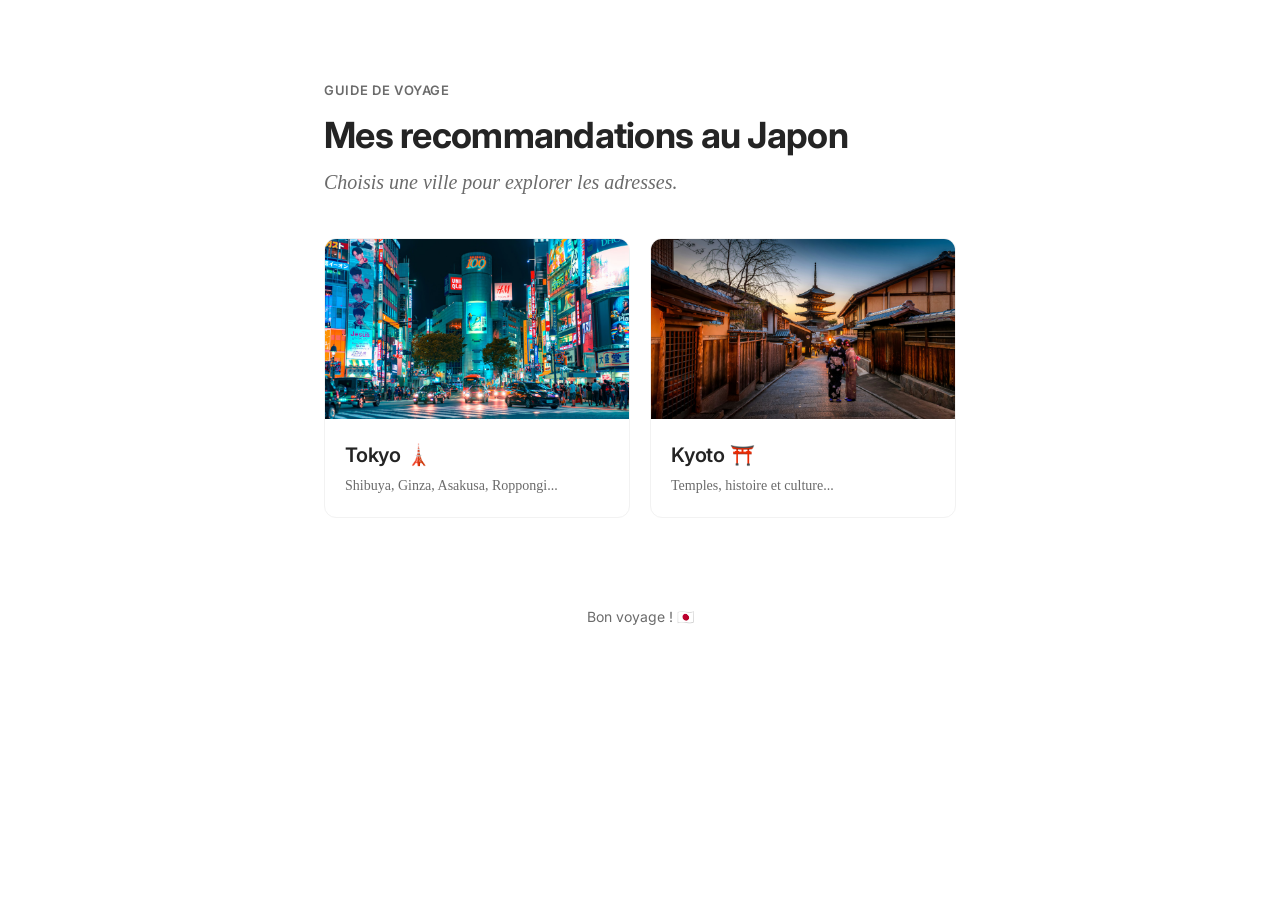
<file: index.html>
<!DOCTYPE html>
<html lang="fr">
<head>
  <meta charset="UTF-8" />
  <meta name="viewport" content="width=device-width, initial-scale=1.0" />
  <title>Recommandations — Japon 🇯🇵</title>
  <link rel="icon" href="data:image/svg+xml,<svg xmlns=%22http://www.w3.org/2000/svg%22 viewBox=%220 0 100 100%22><text y=%22.9em%22 font-size=%2290%22>🇯🇵</text></svg>">
  <link rel="stylesheet" href="style.css" />
  <link rel="preconnect" href="https://fonts.googleapis.com">
  <link rel="preconnect" href="https://fonts.gstatic.com" crossorigin>
  <link href="https://fonts.googleapis.com/css2?family=Charter:ital,wght@0,400;0,700;1,400&family=Inter:wght@400;500;600&display=swap" rel="stylesheet">
</head>
<body class="landing-body">

  <main class="landing-container">
    <header class="landing-header">
      <span class="site-meta">Guide de voyage</span>
      <h1>Mes recommandations au Japon</h1>
      <p class="subtitle">Choisis une ville pour explorer les adresses.</p>
    </header>

    <div class="city-selector">
      <a href="tokyo.html" class="city-card">
        <div class="city-image-wrapper">
          <img src="tokyo-hero.jpg" alt="Tokyo" class="city-image" />
        </div>
        <div class="city-info">
          <h2>Tokyo 🗼</h2>
          <p>Shibuya, Ginza, Asakusa, Roppongi...</p>
        </div>
      </a>

      <a href="kyoto.html" class="city-card">
        <div class="city-image-wrapper">
          <img src="kyoto-hero.jpg" alt="Kyoto" class="city-image" />
        </div>
        <div class="city-info">
          <h2>Kyoto ⛩️</h2>
          <p>Temples, histoire et culture...</p>
        </div>
      </a>
    </div>
  </main>

  <footer class="site-footer">
    <div class="container">
      <p>Bon voyage ! 🇯🇵</p>
    </div>
  </footer>

</body>
</html>
</file>
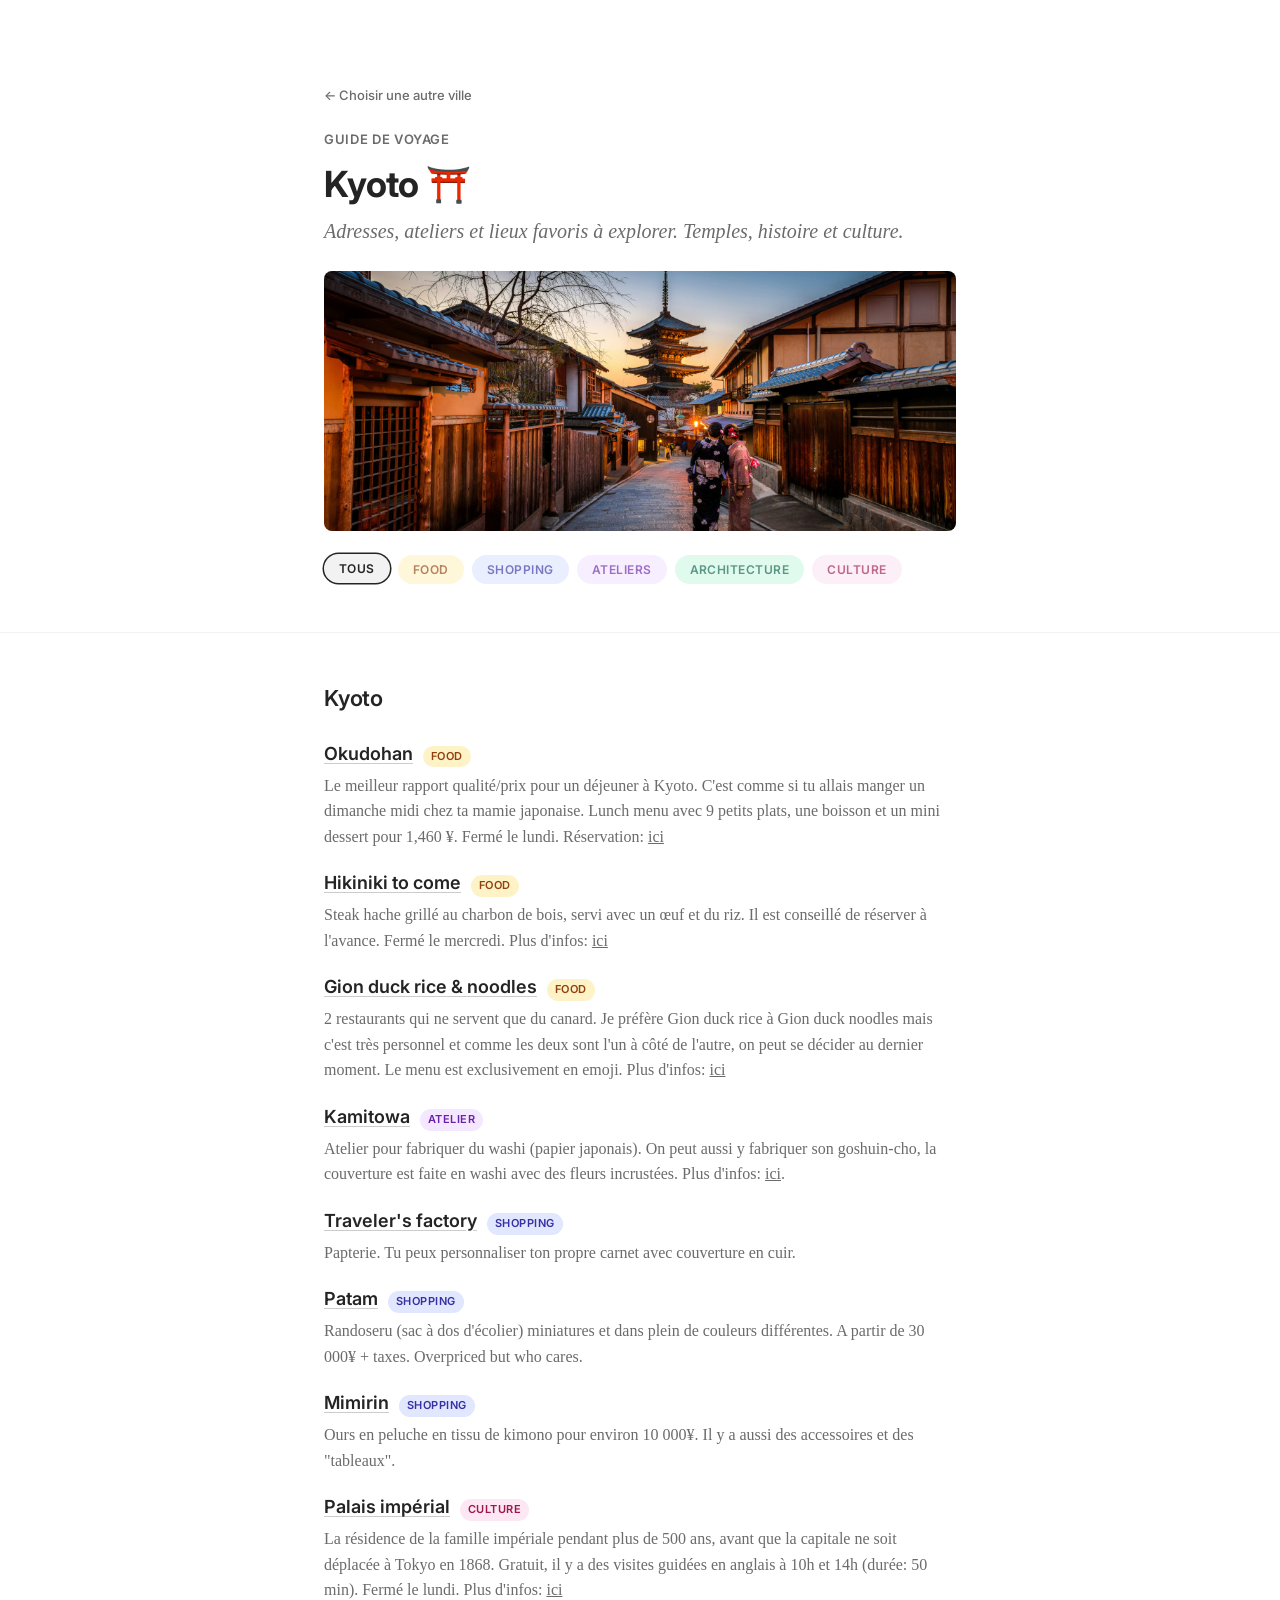
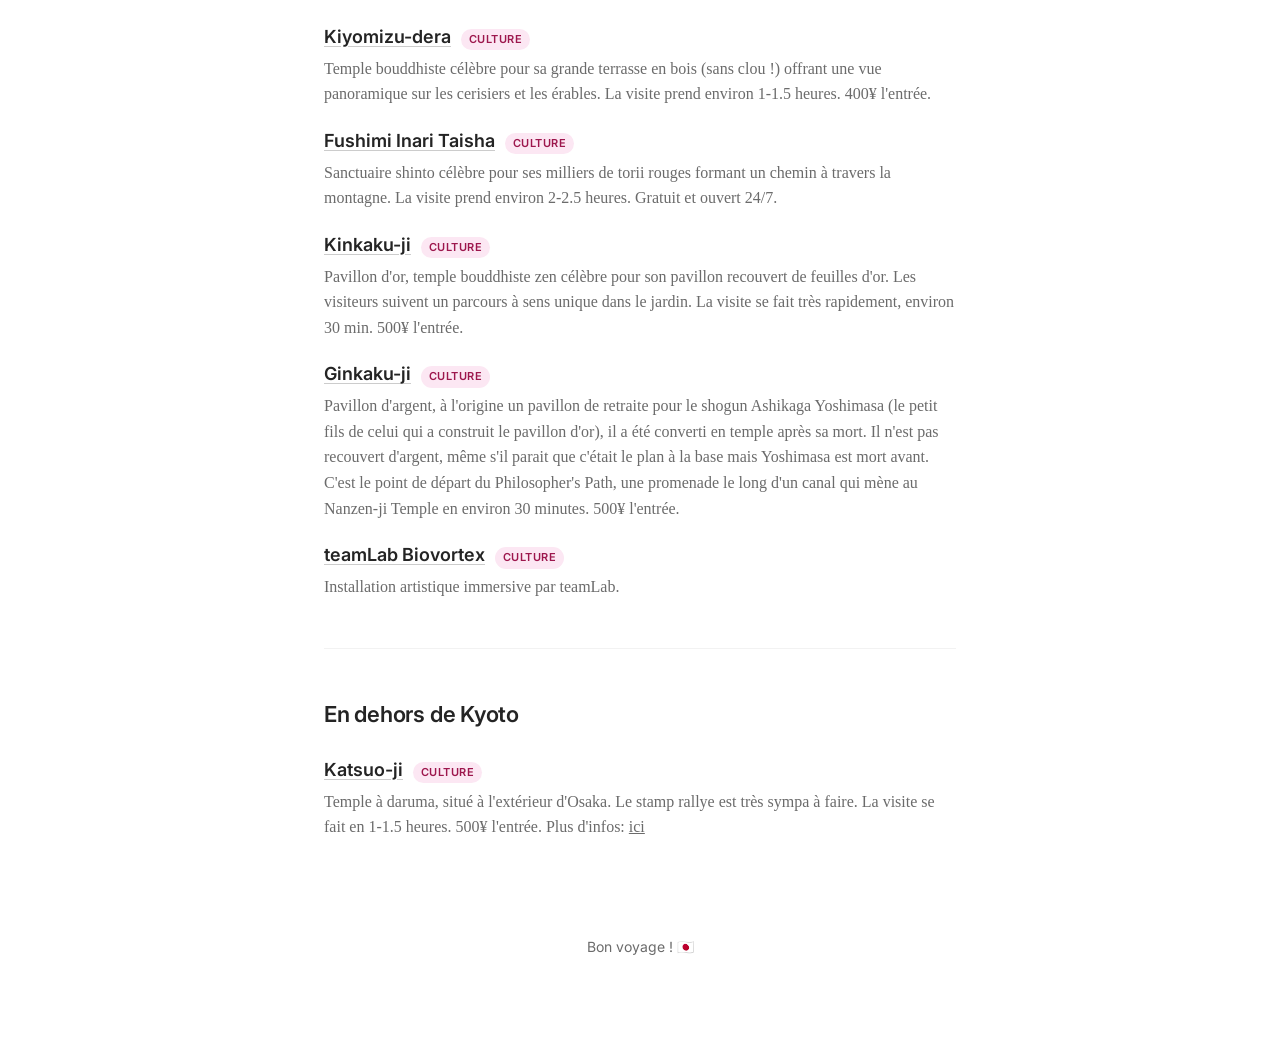
<file: kyoto.html>
<!doctype html>
<html lang="fr">
  <head>
    <meta charset="UTF-8" />
    <meta name="viewport" content="width=device-width, initial-scale=1.0" />
    <title>Kyoto — Recommandations</title>
    <link rel="stylesheet" href="style.css" />
    <link rel="preconnect" href="https://fonts.googleapis.com" />
    <link rel="preconnect" href="https://fonts.gstatic.com" crossorigin />
    <link
      href="https://fonts.googleapis.com/css2?family=Charter:ital,wght@0,400;0,700;1,400&family=Inter:wght@400;500;600&display=swap"
      rel="stylesheet"
    />
    <link
      rel="icon"
      href="data:image/svg+xml,<svg xmlns=%22http://www.w3.org/2000/svg%22 viewBox=%220 0 100 100%22><text y=%22.9em%22 font-size=%2290%22>🇯🇵</text></svg>"
    />
    <meta property="og:type" content="website" />
    <meta property="og:title" content="Recommandations à Kyoto 🇯🇵" />
    <meta
      property="og:description"
      content="Une liste d'adresses, d'ateliers et de lieux favoris à explorer."
    />
    <meta
      property="og:image"
      content="https://kimanhou.github.io/japan-reco/kyoto.jpg"
    />
    <meta
      property="og:url"
      content="https://kimanhou.github.io/japan-reco/kyoto"
    />
  </head>
  <body>
    <header class="site-header">
      <div class="container">
        <nav class="back-nav">
          <a href="index.html" class="back-link">← Choisir une autre ville</a>
        </nav>
        <span class="site-meta">Guide de voyage</span>
        <h1>Kyoto ⛩️</h1>
        <p class="subtitle">
          Adresses, ateliers et lieux favoris à explorer. Temples, histoire et
          culture.
        </p>

        <div class="hero-image-wrapper">
          <img src="kyoto-hero.jpg" alt="Kyoto landscape" class="hero-image" />
        </div>

        <nav class="filter-bar">
          <button class="filter-btn active" data-filter="all">Tous</button>
          <button class="filter-btn" data-filter="restaurant">Food</button>
          <button class="filter-btn" data-filter="shopping">Shopping</button>
          <button class="filter-btn" data-filter="workshop">Ateliers</button>
          <button class="filter-btn" data-filter="architecture">
            Architecture
          </button>
          <button class="filter-btn" data-filter="culture">Culture</button>
        </nav>
      </div>
    </header>

    <main class="container">
      <section class="neighborhood">
        <h2>Kyoto</h2>
        <ul class="place-list">
          <li>
            <div class="place-header">
              <a
                target="_blank"
                rel="noopener"
                href="https://maps.app.goo.gl/GoSPPHQC6PTdZaJP7"
                class="place-name"
                >Okudohan</a
              >
              <span class="category-tag restaurant">Food</span>
            </div>
            <p class="description">
              Le meilleur rapport qualité/prix pour un déjeuner à Kyoto. C'est comme si tu allais manger un dimanche midi chez ta mamie japonaise. Lunch menu avec 9 petits plats, une boisson et un mini dessert pour 1,460 ¥.
              Fermé le lundi.
              Réservation:
              <a href="https://www.hotpepper.jp/strJ001143546/">ici</a>
            </p>
          </li>
          <li>
            <div class="place-header">
              <a
                target="_blank"
                rel="noopener"
                href="https://maps.app.goo.gl/PFcnmS5wHsKrFmGN7"
                class="place-name"
                >Hikiniki to come</a
              >
              <span class="category-tag restaurant">Food</span>
            </div>
            <p class="description">
              Steak hache grillé au charbon de bois, servi avec un œuf et du
              riz. Il est conseillé de réserver à l'avance. Fermé le mercredi.
              Plus d'infos:
              <a href="https://hikinikutocome.com/locations/kyoto">ici</a>
            </p>
          </li>
          <li>
            <div class="place-header">
              <a
                target="_blank"
                rel="noopener"
                href="https://maps.app.goo.gl/3bBsmmsy6SpEjgHC6"
                class="place-name"
                >Gion duck rice & noodles</a
              >
              <span class="category-tag restaurant">Food</span>
            </div>
            <p class="description">
              2 restaurants qui ne servent que du canard. Je préfère Gion duck
              rice à Gion duck noodles mais c'est très personnel et comme les
              deux sont l'un à côté de l'autre, on peut se décider au dernier
              moment. Le menu est exclusivement en emoji. Plus d'infos:
              <a href="https://www.menroku.com/gionduckrice/">ici</a>
            </p>
          </li>
          <li>
            <div class="place-header">
              <a
                href="https://maps.app.goo.gl/o6k5PeX1JNVQuFoW7"
                class="place-name"
                >Kamitowa</a
              >
              <span class="category-tag workshop">Atelier</span>
            </div>
            <p class="description">
              Atelier pour fabriquer du washi (papier japonais). On peut aussi
              y fabriquer son goshuin-cho, la couverture est faite en washi
              avec des fleurs incrustées. Plus d'infos:
              <a href="https://www.kurauchi.co.jp/kamitowa/english/" target="_blank" rel="noopener noreferrer">ici</a>.
            </p>
          </li>
          <li>
            <div class="place-header">
              <a
                href="https://maps.app.goo.gl/qUUZ9k9n6iVwttam6"
                class="place-name"
                >Traveler's factory</a
              >
              <span class="category-tag shopping">Shopping</span>
            </div>
            <p class="description">
              Papterie. Tu peux personnaliser ton propre carnet avec couverture
              en cuir.
            </p>
          </li>
          <li>
            <div class="place-header">
              <a
                href="https://maps.app.goo.gl/mqW4AuvKAHF7fTkW9"
                class="place-name"
                >Patam</a
              >
              <span class="category-tag shopping">Shopping</span>
            </div>
            <p class="description">
              Randoseru (sac à dos d'écolier) miniatures et dans plein de couleurs différentes. A partir de 30 000¥ + taxes. Overpriced but who cares.
            </p>
          </li>
          <li>
            <div class="place-header">
              <a
                href="https://maps.app.goo.gl/WrXWh7c2xTyVcAM9A"
                class="place-name"
                >Mimirin</a
              >
              <span class="category-tag shopping">Shopping</span>
            </div>
            <p class="description">Ours en peluche en tissu de kimono pour environ 10 000¥.
                Il y a aussi des accessoires et des "tableaux".</p>
          </li>
          <li>
            <div class="place-header">
              <a
                href="https://maps.app.goo.gl/GbRayEY1TSdhfeuKA"
                class="place-name"
                >Palais impérial</a
              >
              <span class="category-tag culture">Culture</span>
            </div>
            <p class="description">
              La résidence de la famille impériale pendant plus de 500 ans,
              avant que la capitale ne soit déplacée à Tokyo en 1868. Gratuit,
              il y a des visites guidées en anglais à 10h et 14h (durée: 50
              min). Fermé le lundi. Plus d'infos:
              <a href="https://kyoto-gosho.kunaicho.go.jp/en/visit">ici</a>
            </p>
          </li>
          <li>
            <div class="place-header">
              <a
                href="https://maps.app.goo.gl/van14ZDgeBHxUFZu9"
                class="place-name"
                >Kiyomizu-dera</a
              >
              <span class="category-tag culture">Culture</span>
            </div>
            <p class="description">
              Temple bouddhiste célèbre pour sa grande terrasse en bois (sans
              clou !) offrant une vue panoramique sur les cerisiers et les
              érables. La visite prend environ 1-1.5 heures. 400¥ l'entrée.
            </p>
          </li>
          <li>
            <div class="place-header">
              <a
                href="https://maps.app.goo.gl/9HiZYq8ZJpnWTgxTA"
                class="place-name"
                >Fushimi Inari Taisha</a
              >
              <span class="category-tag culture">Culture</span>
            </div>
            <p class="description">
              Sanctuaire shinto célèbre pour ses milliers de torii rouges
              formant un chemin à travers la montagne. La visite prend environ
              2-2.5 heures. Gratuit et ouvert 24/7.
            </p>
          </li>
          <li>
            <div class="place-header">
              <a
                href="https://maps.app.goo.gl/EMYP2nc31eYgJaK9A"
                class="place-name"
                >Kinkaku-ji</a
              >
              <span class="category-tag culture">Culture</span>
            </div>
            <p class="description">
              Pavillon d'or, temple bouddhiste zen célèbre pour son pavillon
              recouvert de feuilles d'or. Les visiteurs suivent un parcours à
              sens unique dans le jardin. La visite se fait très rapidement,
              environ 30 min. 500¥ l'entrée.
            </p>
          </li>
          <li>
            <div class="place-header">
              <a
                href="https://maps.app.goo.gl/7UadpmSnApcx37kZ7"
                class="place-name"
                >Ginkaku-ji</a
              >
              <span class="category-tag culture">Culture</span>
            </div>
            <p class="description">
              Pavillon d'argent, à l'origine un pavillon de retraite pour le
              shogun Ashikaga Yoshimasa (le petit fils de celui qui a construit
              le pavillon d'or), il a été converti en temple après sa mort. Il
              n'est pas recouvert d'argent, même s'il parait que c'était le plan
              à la base mais Yoshimasa est mort avant. C'est le point de départ
              du Philosopher's Path, une promenade le long d'un canal qui mène
              au Nanzen-ji Temple en environ 30 minutes. 500¥ l'entrée.
            </p>
          </li>
          <li>
            <div class="place-header">
              <a
                href="https://maps.app.goo.gl/GknqTZojEtrcng9q9"
                class="place-name"
                >teamLab Biovortex</a
              >
              <span class="category-tag culture">Culture</span>
            </div>
            <p class="description">
              Installation artistique immersive par teamLab.
            </p>
          </li>
        </ul>
      </section>

      <section class="neighborhood">
        <h2>En dehors de Kyoto</h2>
        <ul class="place-list">
          <li>
            <div class="place-header">
              <a
                target="_blank"
                rel="noopener"
                href="https://maps.app.goo.gl/UmAeWjuXj23bFvab67"
                class="place-name"
                >Katsuo-ji</a
              >
              <span class="category-tag culture">Culture</span>
            </div>
            <p class="description">
              Temple à daruma, situé à l'extérieur d'Osaka. Le stamp rallye est
              très sympa à faire. La visite se fait en 1-1.5 heures. 500¥
              l'entrée. Plus d'infos:
              <a href="https://katsuo-ji-temple.or.jp/audioguidance/index.php"
                >ici</a
              >
            </p>
          </li>
        </ul>
      </section>
    </main>

    <footer class="site-footer">
      <div class="container">
        <p>Bon voyage ! 🇯🇵</p>
      </div>
    </footer>

    <script>
      const buttons = document.querySelectorAll(".filter-btn");
      const items = document.querySelectorAll(".place-list li");

      buttons.forEach((button) => {
        button.addEventListener("click", () => {
          buttons.forEach((btn) => btn.classList.remove("active"));
          button.classList.add("active");
          const filter = button.getAttribute("data-filter");

          items.forEach((item) => {
            const tag = item.querySelector(".category-tag");
            if (filter === "all" || (tag && tag.classList.contains(filter))) {
              item.style.display = "block";
            } else {
              item.style.display = "none";
            }
          });
        });
      });
    </script>
  </body>
</html>
</file>
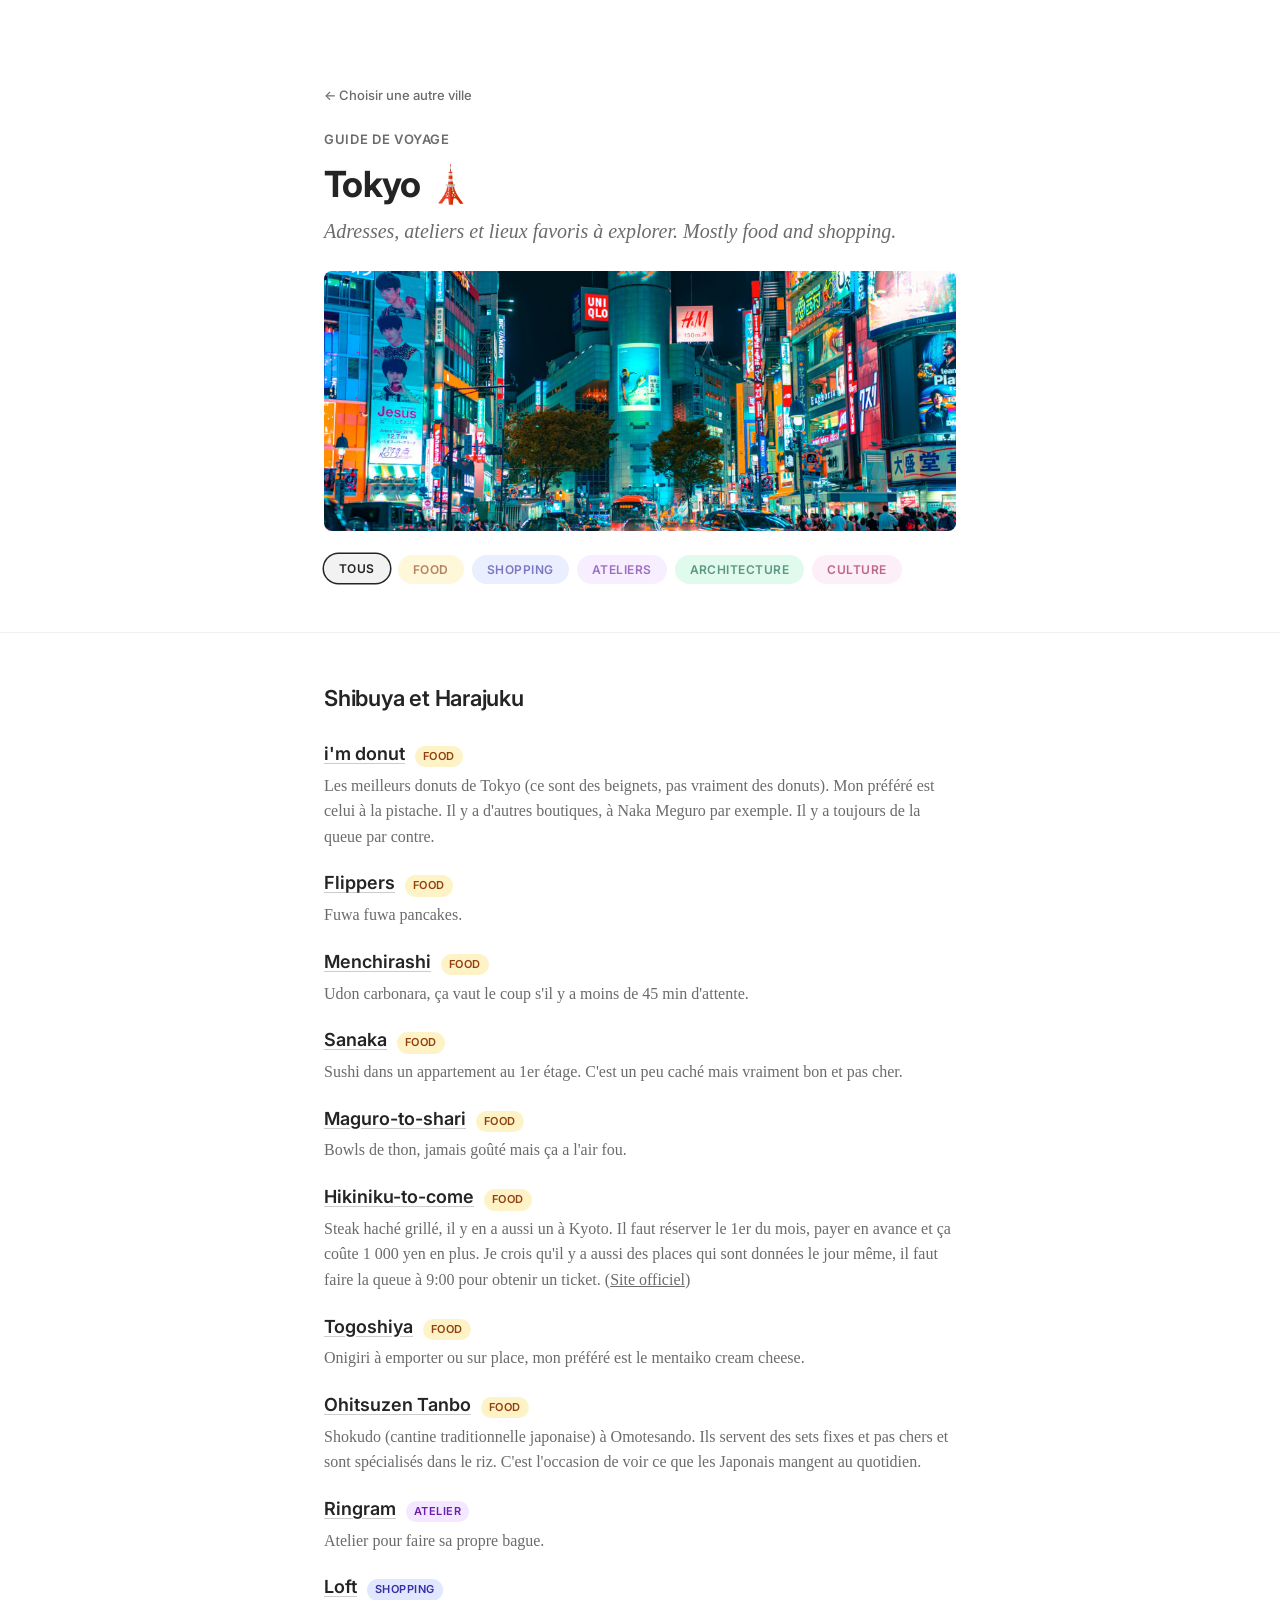
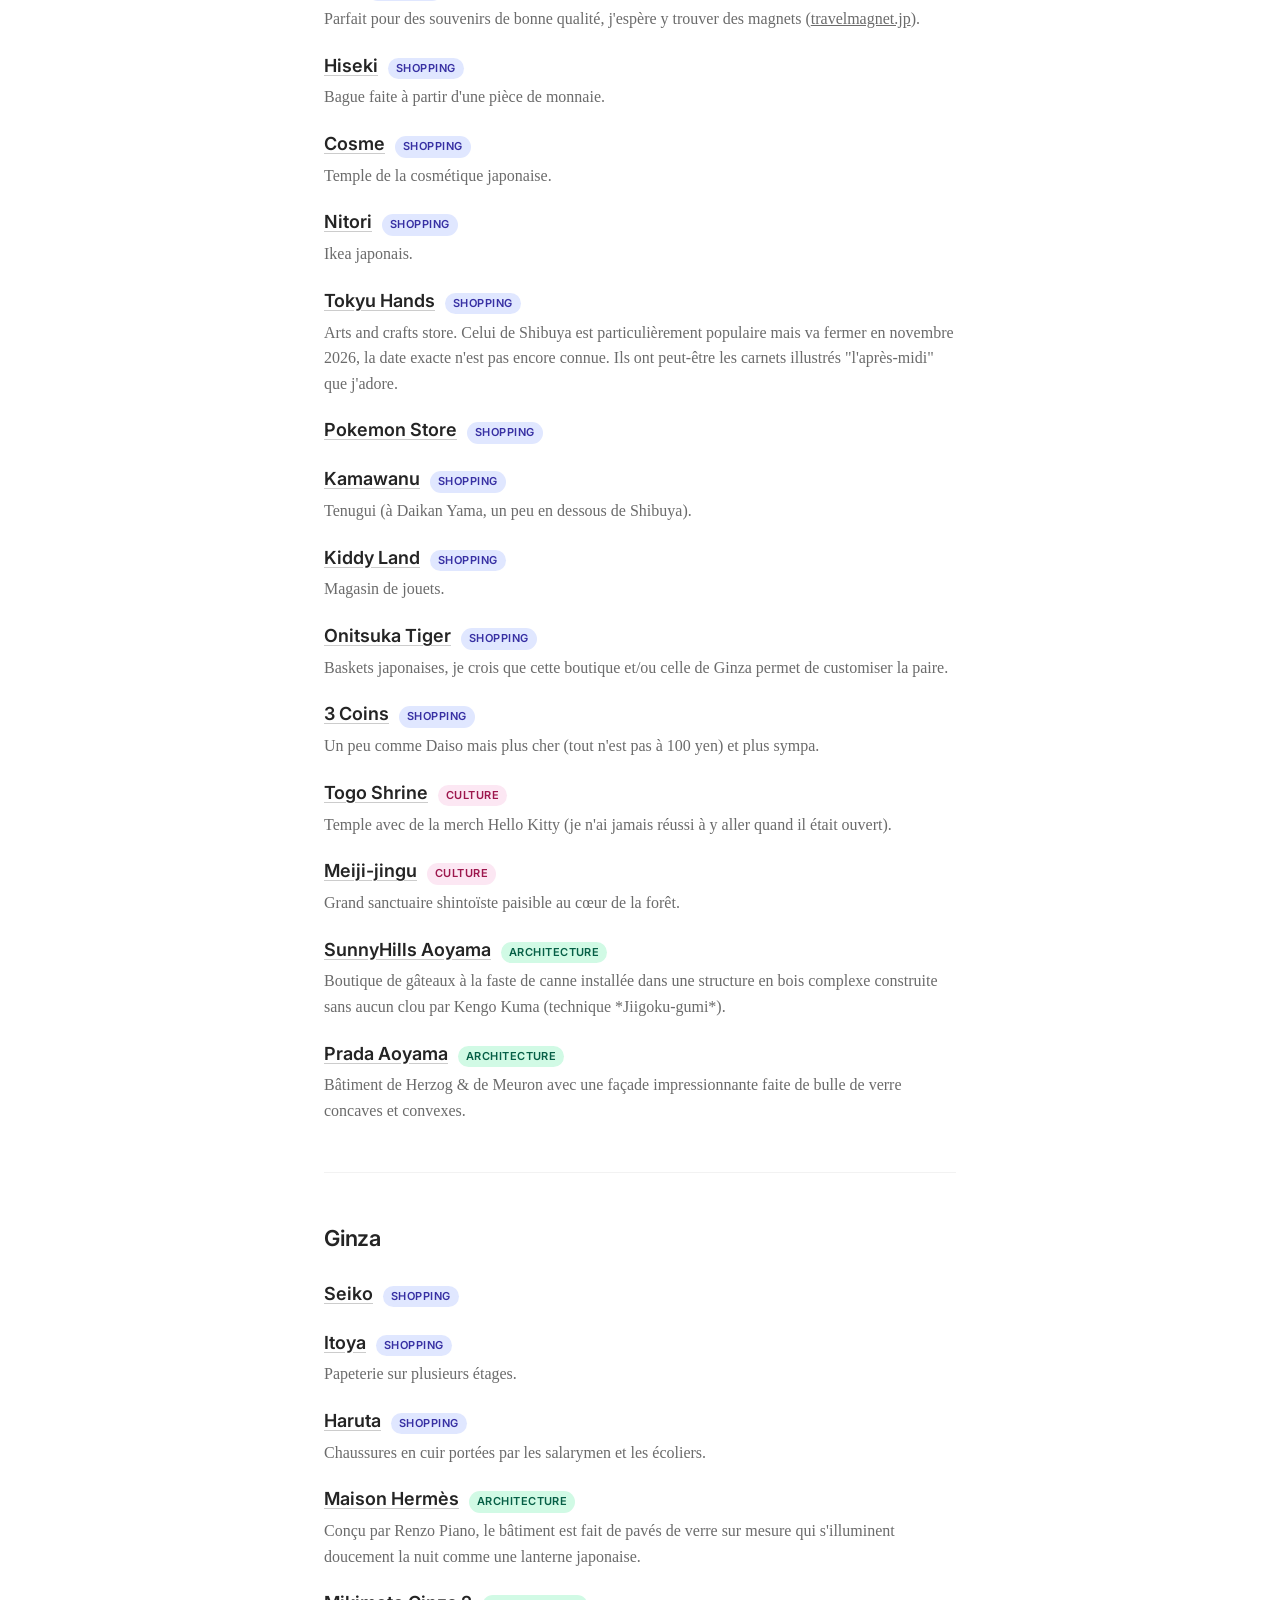
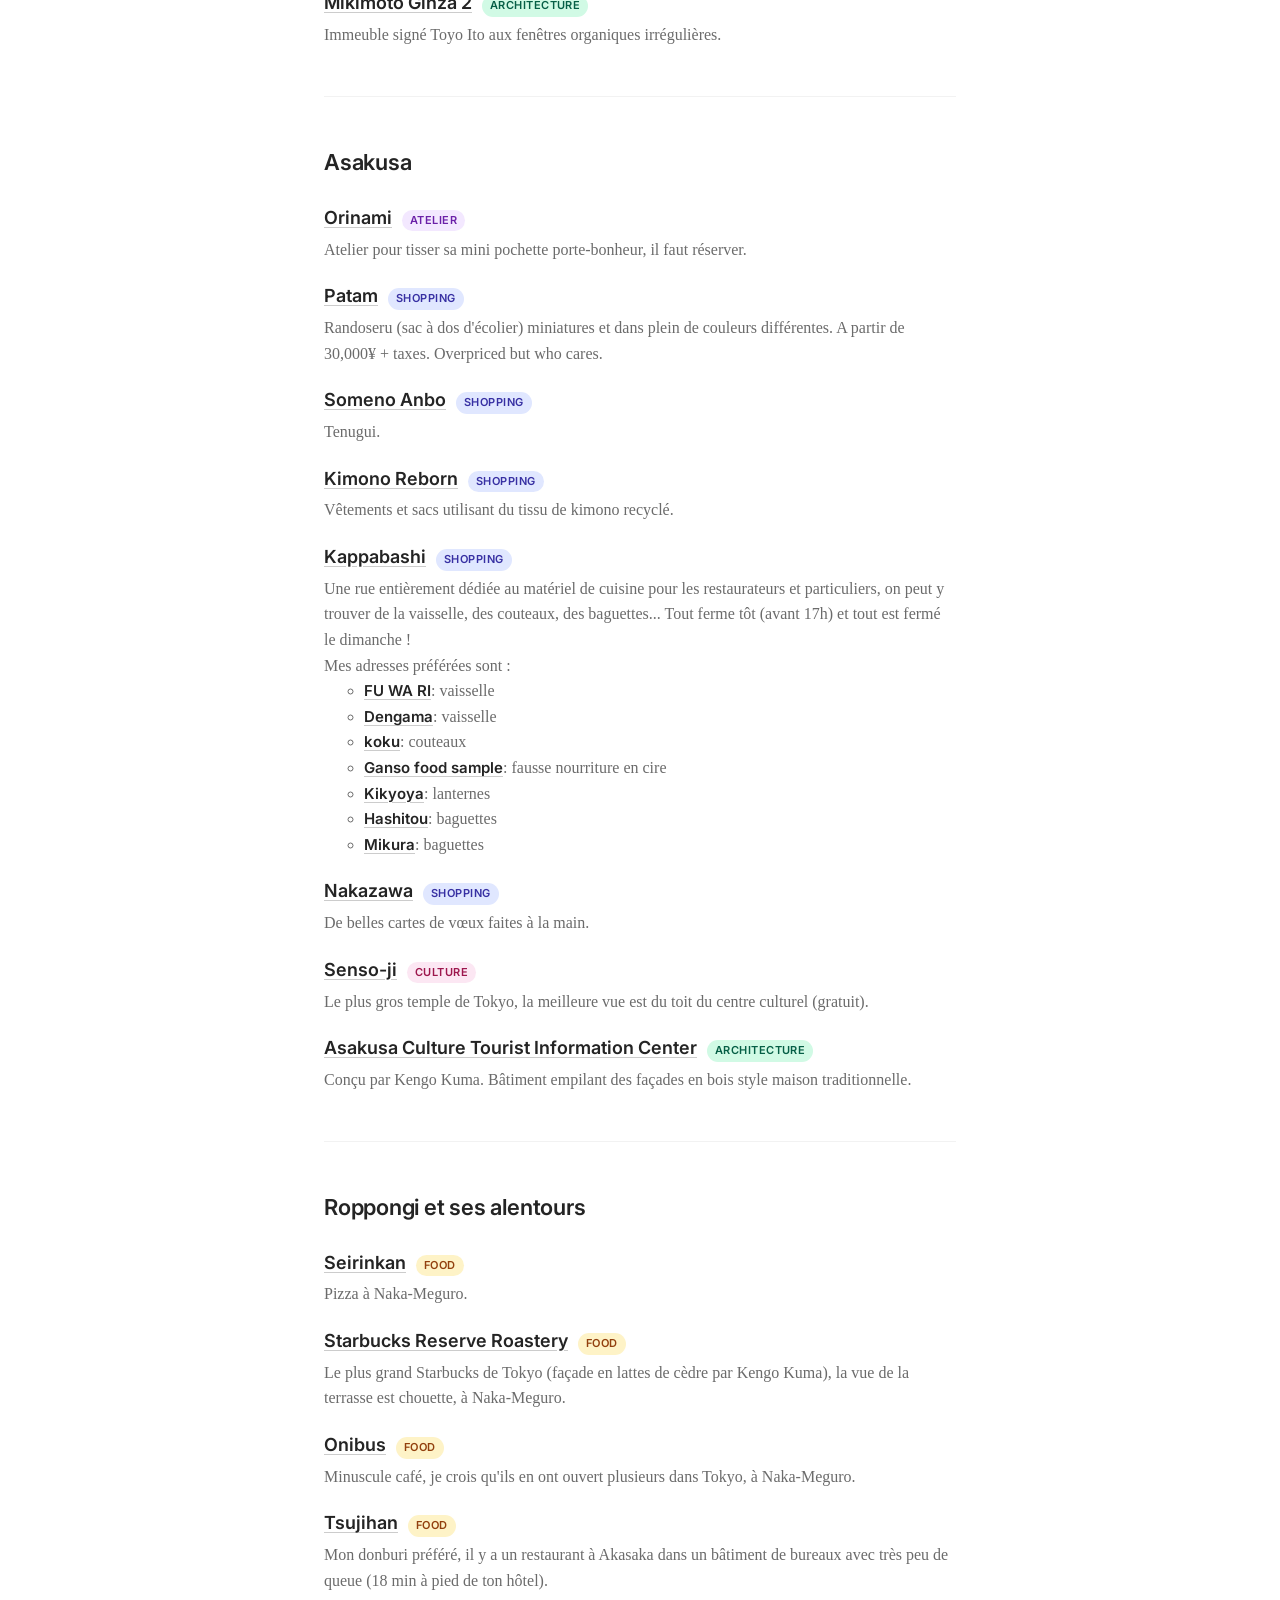
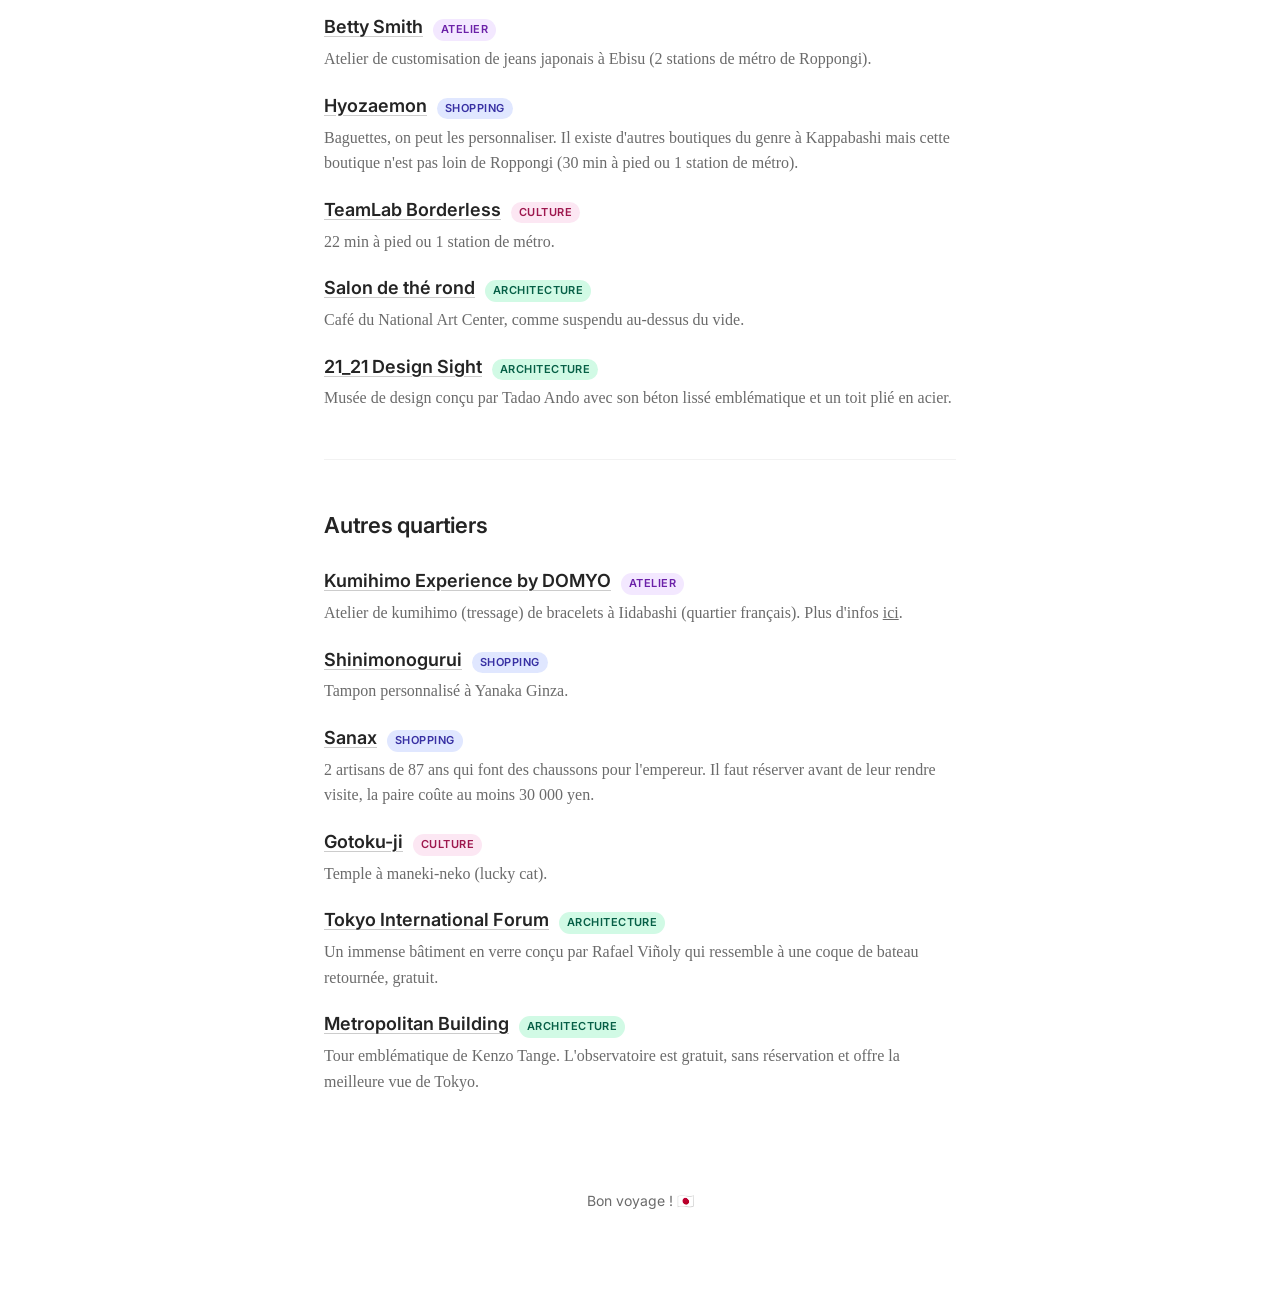
<file: tokyo.html>
<!doctype html>
<html lang="fr">
  <head>
    <meta charset="UTF-8" />
    <meta name="viewport" content="width=device-width, initial-scale=1.0" />
    <title>Tokyo — Recommandations</title>
    <link rel="stylesheet" href="style.css" />
    <link rel="preconnect" href="https://fonts.googleapis.com" />
    <link rel="preconnect" href="https://fonts.gstatic.com" crossorigin />
    <link
      href="https://fonts.googleapis.com/css2?family=Charter:ital,wght@0,400;0,700;1,400&family=Inter:wght@400;500;600&display=swap"
      rel="stylesheet"
    />
    <link
      rel="icon"
      href="data:image/svg+xml,<svg xmlns=%22http://www.w3.org/2000/svg%22 viewBox=%220 0 100 100%22><text y=%22.9em%22 font-size=%2290%22>🇯🇵</text></svg>"
    />
    <meta property="og:type" content="website" />
    <meta property="og:title" content="Recommandations à Tokyo 🇯🇵" />
    <meta
      property="og:description"
      content="Une liste d'adresses, d'ateliers et de lieux favoris à explorer."
    />
    <meta
      property="og:image"
      content="https://kimanhou.github.io/japan-reco/tokyo.jpg"
    />
    <meta
      property="og:url"
      content="https://kimanhou.github.io/japan-reco/tokyo"
    />
  </head>
  <body>
    <header class="site-header">
      <div class="container">
        <nav class="back-nav">
          <a href="index.html" class="back-link">← Choisir une autre ville</a>
        </nav>
        <span class="site-meta">Guide de voyage</span>
        <h1>Tokyo 🗼</h1>
        <p class="subtitle">
          Adresses, ateliers et lieux favoris à explorer. Mostly food and
          shopping.
        </p>

        <div class="hero-image-wrapper">
          <img src="tokyo-hero.jpg" alt="Tokyo landscape" class="hero-image" />
        </div>

        <nav class="filter-bar">
          <button class="filter-btn active" data-filter="all">Tous</button>
          <button class="filter-btn" data-filter="restaurant">Food</button>
          <button class="filter-btn" data-filter="shopping">Shopping</button>
          <button class="filter-btn" data-filter="workshop">Ateliers</button>
          <button class="filter-btn" data-filter="architecture">
            Architecture
          </button>
          <button class="filter-btn" data-filter="culture">Culture</button>
        </nav>
      </div>
    </header>

    <main class="container">
      <section class="neighborhood">
        <h2>Shibuya et Harajuku</h2>
        <ul class="place-list">
          <li>
            <div class="place-header">
              <a
                target="_blank"
                rel="noopener"
                href="https://maps.app.goo.gl/69eugBFJpJ4iYQVL8"
                class="place-name"
                >i'm donut</a
              >
              <span class="category-tag restaurant">Food</span>
            </div>
            <p class="description">
              Les meilleurs donuts de Tokyo (ce sont des beignets, pas vraiment
              des donuts). Mon préféré est celui à la pistache. Il y a d'autres
              boutiques, à Naka Meguro par exemple. Il y a toujours de la queue
              par contre.
            </p>
          </li>
          <li>
            <div class="place-header">
              <a
                target="_blank"
                rel="noopener"
                href="https://maps.app.goo.gl/Y36AKXkpxdyFDG7x8"
                class="place-name"
                >Flippers</a
              >
              <span class="category-tag restaurant">Food</span>
            </div>
            <p class="description">Fuwa fuwa pancakes.</p>
          </li>
          <li>
            <div class="place-header">
              <a
                target="_blank"
                rel="noopener"
                href="https://maps.app.goo.gl/wXSV9AtUKiCbXGeb9"
                class="place-name"
                >Menchirashi</a
              >
              <span class="category-tag restaurant">Food</span>
            </div>
            <p class="description">
              Udon carbonara, ça vaut le coup s'il y a moins de 45 min
              d'attente.
            </p>
          </li>
          <li>
            <div class="place-header">
              <a
                target="_blank"
                rel="noopener"
                href="https://maps.app.goo.gl/2EPcrAeb87QpRTbB6"
                class="place-name"
                >Sanaka</a
              >
              <span class="category-tag restaurant">Food</span>
            </div>
            <p class="description">
              Sushi dans un appartement au 1er étage. C'est un peu caché mais
              vraiment bon et pas cher.
            </p>
          </li>
          <li>
            <div class="place-header">
              <a
                target="_blank"
                rel="noopener"
                href="https://maps.app.goo.gl/TEaGHPFqutmSfDLi9"
                class="place-name"
                >Maguro-to-shari</a
              >
              <span class="category-tag restaurant">Food</span>
            </div>
            <p class="description">
              Bowls de thon, jamais goûté mais ça a l'air fou.
            </p>
          </li>
          <li>
            <div class="place-header">
              <a
                target="_blank"
                rel="noopener"
                href="https://maps.app.goo.gl/84WhmXNPppTcvtpY7"
                class="place-name"
                >Hikiniku-to-come</a
              >
              <span class="category-tag restaurant">Food</span>
            </div>
            <p class="description">
              Steak haché grillé, il y en a aussi un à Kyoto. Il faut réserver
              le 1er du mois, payer en avance et ça coûte 1 000 yen en plus. Je
              crois qu'il y a aussi des places qui sont données le jour même, il
              faut faire la queue à 9:00 pour obtenir un ticket. (<a
                href="https://hikinikutocome.com/en/visit/shibuya/"
                target="_blank"
                rel="noopener"
                >Site officiel</a
              >)
            </p>
          </li>
          <li>
            <div class="place-header">
              <a
                target="_blank"
                rel="noopener"
                href="https://maps.app.goo.gl/EtTSttYytnvK69js9"
                class="place-name"
                >Togoshiya</a
              >
              <span class="category-tag restaurant">Food</span>
            </div>
            <p class="description">
              Onigiri à emporter ou sur place, mon préféré est le mentaiko cream
              cheese.
            </p>
          </li>
          <li>
            <div class="place-header">
              <a
                target="_blank"
                rel="noopener"
                href="https://maps.app.goo.gl/vVWShx3ezxmRwHHEA"
                class="place-name"
                >Ohitsuzen Tanbo</a
              >
              <span class="category-tag restaurant">Food</span>
            </div>
            <p class="description">
              Shokudo (cantine traditionnelle japonaise) à Omotesando. Ils
              servent des sets fixes et pas chers et sont spécialisés dans le
              riz. C'est l'occasion de voir ce que les Japonais mangent au
              quotidien.
            </p>
          </li>
          <li>
            <div class="place-header">
              <a
                target="_blank"
                rel="noopener"
                href="https://maps.app.goo.gl/88TAubRv57etyfhp8"
                class="place-name"
                >Ringram</a
              >
              <span class="category-tag workshop">Atelier</span>
            </div>
            <p class="description">Atelier pour faire sa propre bague.</p>
          </li>
          <li>
            <div class="place-header">
              <a
                target="_blank"
                rel="noopener"
                href="https://maps.app.goo.gl/XtZ42i2TdmTqizMT9"
                class="place-name"
                >Loft</a
              >
              <span class="category-tag shopping">Shopping</span>
            </div>
            <p class="description">
              Parfait pour des souvenirs de bonne qualité, j'espère y trouver
              des magnets (<a
                href="https://travelmagnet.jp/"
                target="_blank"
                rel="noopener"
                >travelmagnet.jp</a
              >).
            </p>
          </li>
          <li>
            <div class="place-header">
              <a
                target="_blank"
                rel="noopener"
                href="https://maps.app.goo.gl/PVebgwg7qP5B2RHZ8"
                class="place-name"
                >Hiseki</a
              >
              <span class="category-tag shopping">Shopping</span>
            </div>
            <p class="description">
              Bague faite à partir d'une pièce de monnaie.
            </p>
          </li>
          <li>
            <div class="place-header">
              <a
                target="_blank"
                rel="noopener"
                href="https://maps.app.goo.gl/jhXsKMptxFb6pdmX9"
                class="place-name"
                >Cosme</a
              >
              <span class="category-tag shopping">Shopping</span>
            </div>
            <p class="description">Temple de la cosmétique japonaise.</p>
          </li>
          <li>
            <div class="place-header">
              <a
                target="_blank"
                rel="noopener"
                href="https://maps.app.goo.gl/yKVB1KBTTQUjTeqm6"
                class="place-name"
                >Nitori</a
              >
              <span class="category-tag shopping">Shopping</span>
            </div>
            <p class="description">Ikea japonais.</p>
          </li>
          <li>
            <div class="place-header">
              <a
                target="_blank"
                rel="noopener"
                href="https://maps.app.goo.gl/yb86sesp3DoLQZy38"
                class="place-name"
                >Tokyu Hands</a
              >
              <span class="category-tag shopping">Shopping</span>
            </div>
            <p class="description">
              Arts and crafts store. Celui de Shibuya est particulièrement
              populaire mais va fermer en novembre 2026, la date exacte n'est
              pas encore connue. Ils ont peut-être les carnets illustrés
              "l'après-midi" que j'adore.
            </p>
          </li>
          <li>
            <div class="place-header">
              <a
                target="_blank"
                rel="noopener"
                href="https://maps.app.goo.gl/g65WKWChwoZyTpcr5"
                class="place-name"
                >Pokemon Store</a
              >
              <span class="category-tag shopping">Shopping</span>
            </div>
          </li>
          <li>
            <div class="place-header">
              <a
                target="_blank"
                rel="noopener"
                href="https://maps.app.goo.gl/MUS4LeD5QeXX2UPx5"
                class="place-name"
                >Kamawanu</a
              >
              <span class="category-tag shopping">Shopping</span>
            </div>
            <p class="description">
              Tenugui (à Daikan Yama, un peu en dessous de Shibuya).
            </p>
          </li>
          <li>
            <div class="place-header">
              <a
                target="_blank"
                rel="noopener"
                href="https://maps.app.goo.gl/DbySYXR4UC8CWV2y9"
                class="place-name"
                >Kiddy Land</a
              >
              <span class="category-tag shopping">Shopping</span>
            </div>
            <p class="description">Magasin de jouets.</p>
          </li>
          <li>
            <div class="place-header">
              <a
                target="_blank"
                rel="noopener"
                href="https://maps.app.goo.gl/WznwZnv85uVz6AZdA"
                class="place-name"
                >Onitsuka Tiger</a
              >
              <span class="category-tag shopping">Shopping</span>
            </div>
            <p class="description">
              Baskets japonaises, je crois que cette boutique et/ou celle de
              Ginza permet de customiser la paire.
            </p>
          </li>
          <li>
            <div class="place-header">
              <a
                target="_blank"
                rel="noopener"
                href="https://maps.app.goo.gl/w2D88S9kUh9sbnCG9"
                class="place-name"
                >3 Coins</a
              >
              <span class="category-tag shopping">Shopping</span>
            </div>
            <p class="description">
              Un peu comme Daiso mais plus cher (tout n'est pas à 100 yen) et
              plus sympa.
            </p>
          </li>
          <li>
            <div class="place-header">
              <a
                href="https://maps.app.goo.gl/k6AT31raMLWwLtkN6"
                class="place-name"
                >Togo Shrine</a
              >
              <span class="category-tag culture">Culture</span>
            </div>
            <p class="description">
              Temple avec de la merch Hello Kitty (je n'ai jamais réussi à y
              aller quand il était ouvert).
            </p>
          </li>
          <li>
            <div class="place-header">
              <a
                href="https://maps.app.goo.gl/TMgbKcvD6bvRNuty8"
                class="place-name"
                >Meiji-jingu</a
              >
              <span class="category-tag culture">Culture</span>
            </div>
            <p class="description">
              Grand sanctuaire shintoïste paisible au cœur de la forêt.
            </p>
          </li>
          <li>
            <div class="place-header">
              <a
                href="https://maps.app.goo.gl/kpBoS8fHMuJu6D726"
                class="place-name"
                >SunnyHills Aoyama</a
              >
              <span class="category-tag architecture">Architecture</span>
            </div>
            <p class="description">
              Boutique de gâteaux à la faste de canne installée dans une
              structure en bois complexe construite sans aucun clou par Kengo
              Kuma (technique *Jiigoku-gumi*).
            </p>
          </li>
          <li>
            <div class="place-header">
              <a
                href="https://maps.app.goo.gl/U95UxCCkDKLDnsqH6"
                class="place-name"
                >Prada Aoyama</a
              >
              <span class="category-tag architecture">Architecture</span>
            </div>
            <p class="description">
              Bâtiment de Herzog & de Meuron avec une façade impressionnante
              faite de bulle de verre concaves et convexes.
            </p>
          </li>
        </ul>
      </section>

      <section class="neighborhood">
        <h2>Ginza</h2>
        <ul class="place-list">
          <li>
            <div class="place-header">
              <a
                href="https://maps.app.goo.gl/1uJHiFf1k2KAZZUHA"
                class="place-name"
                >Seiko</a
              >
              <span class="category-tag shopping">Shopping</span>
            </div>
          </li>
          <li>
            <div class="place-header">
              <a
                href="https://maps.app.goo.gl/fMWmKcZ8qZoQ6VqB7"
                class="place-name"
                >Itoya</a
              >
              <span class="category-tag shopping">Shopping</span>
            </div>
            <p class="description">Papeterie sur plusieurs étages.</p>
          </li>
          <li>
            <div class="place-header">
              <a
                href="https://maps.app.goo.gl/Jf5uXmK9wD9PN2Uk8"
                class="place-name"
                >Haruta</a
              >
              <span class="category-tag shopping">Shopping</span>
            </div>
            <p class="description">
              Chaussures en cuir portées par les salarymen et les écoliers.
            </p>
          </li>
          <li>
            <div class="place-header">
              <a
                href="https://maps.app.goo.gl/uWb4RfBk9SQpC39z5"
                class="place-name"
                >Maison Hermès</a
              >
              <span class="category-tag architecture">Architecture</span>
            </div>
            <p class="description">
              Conçu par Renzo Piano, le bâtiment est fait de pavés de verre sur
              mesure qui s'illuminent doucement la nuit comme une lanterne
              japonaise.
            </p>
          </li>
          <li>
            <div class="place-header">
              <a
                href="https://maps.app.goo.gl/kJxWGgCFBw41gdkp9"
                class="place-name"
                >Mikimoto Ginza 2</a
              >
              <span class="category-tag architecture">Architecture</span>
            </div>
            <p class="description">
              Immeuble signé Toyo Ito aux fenêtres organiques irrégulières.
            </p>
          </li>
        </ul>
      </section>

      <section class="neighborhood">
        <h2>Asakusa</h2>
        <ul class="place-list">
          <li>
            <div class="place-header">
              <a
                href="https://maps.app.goo.gl/c2mmQxCN7tzTbM5K9"
                class="place-name"
                >Orinami</a
              >
              <span class="category-tag workshop">Atelier</span>
            </div>
            <p class="description">
              Atelier pour tisser sa mini pochette porte-bonheur, il faut
              réserver.
            </p>
          </li>
          <li>
            <div class="place-header">
              <a
                href="https://maps.app.goo.gl/mSqs9adYhmTdcuxi9"
                class="place-name"
                >Patam</a
              >
              <span class="category-tag shopping">Shopping</span>
            </div>
            <p class="description">
              Randoseru (sac à dos d'écolier) miniatures et dans plein de couleurs différentes. A partir de 30,000¥ + taxes. Overpriced but who cares.
            </p>
          </li>
          <li>
            <div class="place-header">
              <a
                href="https://maps.app.goo.gl/kfvNhGzFFZJZ3QrH8"
                class="place-name"
                >Someno Anbo</a
              >
              <span class="category-tag shopping">Shopping</span>
            </div>
            <p class="description">Tenugui.</p>
          </li>
          <li>
            <div class="place-header">
              <a
                href="https://maps.app.goo.gl/4zS8Ka6do3m4JvSK6"
                class="place-name"
                >Kimono Reborn</a
              >
              <span class="category-tag shopping">Shopping</span>
            </div>
            <p class="description">
              Vêtements et sacs utilisant du tissu de kimono recyclé.
            </p>
          </li>
          <li>
            <div class="place-header">
              <a
                href="https://maps.app.goo.gl/ZQTUkdnBkf1VzfrQ7"
                class="place-name"
                >Kappabashi</a
              >
              <span class="category-tag shopping">Shopping</span>
            </div>
            <p class="description">
              Une rue entièrement dédiée au matériel de cuisine pour les
              restaurateurs et particuliers, on peut y trouver de la vaisselle,
              des couteaux, des baguettes... Tout ferme tôt (avant 17h) et tout est fermé le dimanche !<br/>
              Mes adresses préférées sont :
              <ul>
                <li class="subsection-item"><a
                href="https://maps.app.goo.gl/PihVnHVv3Qnh9js17"
                class="place-name-in-subsection"
                >FU WA RI</a
              >: vaisselle</li>
                <li class="subsection-item"><a
                  href="https://maps.app.goo.gl/sNPn6bUPDLoKBibd6"
                class="place-name-in-subsection"
                  >Dengama</a
                >: vaisselle</li>
                <li class="subsection-item"><a
                  href="https://maps.app.goo.gl/SxMHMw3AkrmgCSkh8"
                class="place-name-in-subsection"
                  >koku</a
                >: couteaux</li>
                <li class="subsection-item"><a
                  href="https://maps.app.goo.gl/zXypgmj6GZqLig8n7"
                class="place-name-in-subsection"
                  >Ganso food sample</a
                >: fausse nourriture en cire</li>
                <li class="subsection-item"><a
                  href="https://maps.app.goo.gl/kvQm9HQqTNmfn8YK7"
                class="place-name-in-subsection"
                  >Kikyoya</a
                >: lanternes</li>
                <li class="subsection-item"><a
                  href="https://maps.app.goo.gl/LuJLwYyCytEa1ab6A"
                class="place-name-in-subsection"
                  >Hashitou</a
                >: baguettes</li>
                <li class="subsection-item"><a
                  href="https://maps.app.goo.gl/Q4AuQm7PNhzhyG428"
                class="place-name-in-subsection"
                  >Mikura</a
                >: baguettes</li>
              </ul>
            </p>
          </li>
          <li>
            <div class="place-header">
              <a
                href="https://maps.app.goo.gl/AgdJvnbVzmMKoUTA9"
                class="place-name"
                >Nakazawa</a
              >
              <span class="category-tag shopping">Shopping</span>
            </div>
            <p class="description">
              De belles cartes de vœux faites à la main.
            </p>
          </li>
          <li>
            <div class="place-header">
              <a
                href="https://maps.app.goo.gl/krMGdKmQ2eCT1Fw9A"
                class="place-name"
                >Senso-ji</a
              >
              <span class="category-tag culture">Culture</span>
            </div>
            <p class="description">
              Le plus gros temple de Tokyo, la meilleure vue est du toit du
              centre culturel (gratuit).
            </p>
          </li>
          <li>
            <div class="place-header">
              <a
                href="https://maps.app.goo.gl/ULRhTfkWa3VngPzH6"
                class="place-name"
                >Asakusa Culture Tourist Information Center</a
              >
              <span class="category-tag architecture">Architecture</span>
            </div>
            <p class="description">
              Conçu par Kengo Kuma. Bâtiment empilant des façades en bois style
              maison traditionnelle.
            </p>
          </li>
        </ul>
      </section>

      <section class="neighborhood">
        <h2>Roppongi et ses alentours</h2>
        <ul class="place-list">
          <li>
            <div class="place-header">
              <a
                href="https://maps.app.goo.gl/cAF4eer2cTzTnKZC6"
                class="place-name"
                >Seirinkan</a
              >
              <span class="category-tag restaurant">Food</span>
            </div>
            <p class="description">Pizza à Naka-Meguro.</p>
          </li>
          <li>
            <div class="place-header">
              <a
                href="https://maps.app.goo.gl/UEUjPovZDnGG8QsB8"
                class="place-name"
                >Starbucks Reserve Roastery</a
              >
              <span class="category-tag restaurant">Food</span>
            </div>
            <p class="description">
              Le plus grand Starbucks de Tokyo (façade en lattes de cèdre par
              Kengo Kuma), la vue de la terrasse est chouette, à Naka-Meguro.
            </p>
          </li>
          <li>
            <div class="place-header">
              <a
                href="https://maps.app.goo.gl/x5kQCMUENwANzUec6"
                class="place-name"
                >Onibus</a
              >
              <span class="category-tag restaurant">Food</span>
            </div>
            <p class="description">
              Minuscule café, je crois qu'ils en ont ouvert plusieurs dans
              Tokyo, à Naka-Meguro.
            </p>
          </li>
          <li>
            <div class="place-header">
              <a
                href="https://maps.app.goo.gl/YKb9HunE5rjyvLX4A"
                class="place-name"
                >Tsujihan</a
              >
              <span class="category-tag restaurant">Food</span>
            </div>
            <p class="description">
              Mon donburi préféré, il y a un restaurant à Akasaka dans un
              bâtiment de bureaux avec très peu de queue (18 min à pied de ton
              hôtel).
            </p>
          </li>
          <li>
            <div class="place-header">
              <a
                href="https://maps.app.goo.gl/xwNLV4QehMwJrhu57"
                class="place-name"
                >Betty Smith</a
              >
              <span class="category-tag workshop">Atelier</span>
            </div>
            <p class="description">
              Atelier de customisation de jeans japonais à Ebisu (2 stations de
              métro de Roppongi).
            </p>
          </li>
          <li>
            <div class="place-header">
              <a
                href="https://maps.app.goo.gl/dLuNX32H2cVALUik8"
                class="place-name"
                >Hyozaemon</a
              >
              <span class="category-tag shopping">Shopping</span>
            </div>
            <p class="description">
              Baguettes, on peut les personnaliser. Il existe d'autres boutiques
              du genre à Kappabashi mais cette boutique n'est pas loin de
              Roppongi (30 min à pied ou 1 station de métro).
            </p>
          </li>
          <li>
            <div class="place-header">
              <a
                href="https://maps.app.goo.gl/rgNuQ9seUa85SFHp7"
                class="place-name"
                >TeamLab Borderless</a
              >
              <span class="category-tag culture">Culture</span>
            </div>
            <p class="description">22 min à pied ou 1 station de métro.</p>
          </li>
          <li>
            <div class="place-header">
              <a
                href="https://maps.app.goo.gl/vfedsaDLBhtcoQD16"
                class="place-name"
                >Salon de thé rond</a
              >
              <span class="category-tag architecture">Architecture</span>
            </div>
            <p class="description">
              Café du National Art Center, comme suspendu au-dessus du vide.
            </p>
          </li>
          <li>
            <div class="place-header">
              <a
                href="https://maps.app.goo.gl/Tcz1rBBbtxtRynMQA"
                class="place-name"
                >21_21 Design Sight</a
              >
              <span class="category-tag architecture">Architecture</span>
            </div>
            <p class="description">
              Musée de design conçu par Tadao Ando avec son béton lissé
              emblématique et un toit plié en acier.
            </p>
          </li>
        </ul>
      </section>

      <section class="neighborhood">
        <h2>Autres quartiers</h2>
        <ul class="place-list">
          <li>
            <div class="place-header">
              <a
                href="https://maps.app.goo.gl/ywt1zAkxqNxtEbg28"
                class="place-name"
                >Kumihimo Experience by DOMYO</a
              >
              <span class="category-tag workshop">Atelier</span>
            </div>
            <p class="description">Atelier de kumihimo (tressage) de bracelets
              à Iidabashi (quartier français). Plus d'infos
              <a href="https://kdomyo.com/en/pages/museum-english" target="_blank" rel="noopener noreferrer">ici</a>.</p>
          </li>
          <li>
            <div class="place-header">
              <a
                href="https://maps.app.goo.gl/bxwSnCZsaw7TnE5D8"
                class="place-name"
                >Shinimonogurui</a
              >
              <span class="category-tag shopping">Shopping</span>
            </div>
            <p class="description">Tampon personnalisé à Yanaka Ginza.</p>
          </li>
          <li>
            <div class="place-header">
              <a
                href="https://maps.app.goo.gl/Xo6zkmzCikCreoL1A"
                class="place-name"
                >Sanax</a
              >
              <span class="category-tag shopping">Shopping</span>
            </div>
            <p class="description">
              2 artisans de 87 ans qui font des chaussons pour l'empereur. Il
              faut réserver avant de leur rendre visite, la paire coûte au moins
              30 000 yen.
            </p>
          </li>
          <li>
            <div class="place-header">
              <a
                href="https://maps.app.goo.gl/cFwfXsnkvDryLvA58"
                class="place-name"
                >Gotoku-ji</a
              >
              <span class="category-tag culture">Culture</span>
            </div>
            <p class="description">Temple à maneki-neko (lucky cat).</p>
          </li>
          <li>
            <div class="place-header">
              <a
                href="https://maps.app.goo.gl/5FnCgJoKTbz2vK8LA"
                class="place-name"
                >Tokyo International Forum</a
              >
              <span class="category-tag architecture">Architecture</span>
            </div>
            <p class="description">
              Un immense bâtiment en verre conçu par Rafael Viñoly qui ressemble
              à une coque de bateau retournée, gratuit.
            </p>
          </li>
          <li>
            <div class="place-header">
              <a
                href="https://maps.app.goo.gl/j7gxGdVztwLCP2bb6"
                class="place-name"
                >Metropolitan Building</a
              >
              <span class="category-tag architecture">Architecture</span>
            </div>
            <p class="description">
              Tour emblématique de Kenzo Tange. L'observatoire est gratuit, sans
              réservation et offre la meilleure vue de Tokyo.
            </p>
          </li>
        </ul>
      </section>
    </main>

    <footer class="site-footer">
      <div class="container">
        <p>Bon voyage ! 🇯🇵</p>
      </div>
    </footer>

    <!-- Light JS Script for filtering -->
    <script>
      const buttons = document.querySelectorAll(".filter-btn");
      const items = document.querySelectorAll(".place-list li");
      const neighborhoods = document.querySelectorAll(".neighborhood");

      buttons.forEach((button) => {
        button.addEventListener("click", () => {
          buttons.forEach((btn) => btn.classList.remove("active"));
          button.classList.add("active");
          const filter = button.getAttribute("data-filter");

          items.forEach((item) => {
            const tag = item.querySelector(".category-tag");
            if (filter === "all" || (tag && tag.classList.contains(filter))) {
              item.style.display = "block";
            } else {
              item.style.display = "none";
            }
          });

          neighborhoods.forEach((neighborhood) => {
            const hasVisibleItem = Array.from(
              neighborhood.querySelectorAll(".place-list li"),
            ).some((item) => item.style.display !== "none");
            neighborhood.style.display = hasVisibleItem ? "block" : "none";
          });
        });
      });
    </script>
  </body>
</html>
</file>
<file: style.css>
/* Medium-inspired Typography & Minimalist Layout */

:root {
  --bg-color: #ffffff;
  --text-main: #242424;
  --text-muted: #6b6b6b;
  --link-color: #1a8917; /* Accent vert style Medium */
  --link-hover: #156d12;
  --border-color: #f2f2f2;
  --font-serif: "Charter", "Georgia", Cambria, serif;
  --font-sans:
    "Inter", -apple-system, BlinkMacSystemFont, "Segoe UI", Roboto, sans-serif;
}

* {
  box-sizing: border-box;
  margin: 0;
  padding: 0;
}

body {
  background-color: var(--bg-color);
  color: var(--text-main);
  font-family: var(--font-serif);
  font-size: 18px;
  line-height: 1.6;
  -webkit-font-smoothing: antialiased;
}

.container {
  max-width: 680px;
  margin: 0 auto;
  padding: 0 24px;
}

/* Header */
.site-header {
  padding-top: 80px;
  padding-bottom: 48px;
  border-bottom: 1px solid var(--border-color);
}

.site-meta {
  font-family: var(--font-sans);
  font-size: 13px;
  text-transform: uppercase;
  letter-spacing: 0.05em;
  color: var(--text-muted);
  font-weight: 600;
  display: block;
  margin-bottom: 12px;
}

h1 {
  font-family: var(--font-sans);
  font-size: 36px;
  font-weight: 700;
  letter-spacing: -0.02em;
  line-height: 1.25;
  margin-bottom: 8px;
}

.subtitle {
  color: var(--text-muted);
  font-size: 20px;
  font-style: italic;
}

/* Content Sections */
.neighborhood {
  padding: 48px 0;
  border-bottom: 1px solid var(--border-color);
}

.neighborhood:last-of-type {
  border-bottom: none;
}

h2 {
  font-family: var(--font-sans);
  font-size: 22px;
  font-weight: 600;
  letter-spacing: -0.01em;
  margin-bottom: 24px;
  color: var(--text-main);
}

/* Recommendation Lists */
.place-list {
  list-style: none;
}

.place-list li {
  margin-bottom: 20px;
}

.place-list li:last-child {
  margin-bottom: 0;
}

.place-list li .subsection-item {
  margin-bottom: 0;
  margin-left: 40px;
  font-size: 16px;
  color: var(--text-muted);
}

.place-name {
  font-family: var(--font-sans);
  font-weight: 600;
  font-size: 18px;
  color: var(--text-main);
  text-decoration: underline;
  text-decoration-color: rgba(0, 0, 0, 0.2);
  text-underline-offset: 3px;
  transition: all 0.2s ease;
}

.place-name:hover {
  color: var(--link-color);
  text-decoration-color: var(--link-color);
}

.place-name-in-subsection {
  font-family: var(--font-sans);
  font-size: 15px;
  font-weight: 600;
  color: var(--text-main);
  text-decoration: underline;
  text-decoration-color: rgba(0, 0, 0, 0.2);
  text-underline-offset: 3px;
  transition: all 0.2s ease;
}

.place-name-in-subsection:hover {
  color: var(--link-color);
  text-decoration-color: var(--link-color);
}

.description {
  margin-top: 4px;
  font-size: 16px;
  color: var(--text-muted);
}

.description a {
  color: var(--text-muted);
  text-decoration: underline;
}

.description a:hover {
  color: var(--link-color);
}

/* Footer */
.site-footer {
  padding: 48px 0 80px 0;
  text-align: center;
  font-family: var(--font-sans);
  font-size: 14px;
  color: var(--text-muted);
}

/* Mobile Adjustments */
@media (max-width: 600px) {
  body {
    font-size: 16px;
  }

  .site-header {
    padding-top: 40px;
    padding-bottom: 32px;
  }

  h1 {
    font-size: 28px;
  }

  .subtitle {
    font-size: 17px;
  }

  .neighborhood {
    padding: 32px 0;
  }
}

/* Layout adjustment for title and badge alignment */
.place-header {
  display: flex;
  align-items: baseline;
  gap: 10px;
  flex-wrap: wrap;
}

/* Category Badge Styling */
.category-tag {
  font-family: var(--font-sans);
  font-size: 11px;
  font-weight: 600;
  text-transform: uppercase;
  letter-spacing: 0.04em;
  padding: 2px 8px;
  border-radius: 12px;
  background-color: #f2f2f2;
  color: #6b6b6b;
  display: inline-block;
}

/* Color accents per category */
.category-tag.restaurant {
  background-color: #fef3c7;
  color: #92400e;
}

.category-tag.shopping {
  background-color: #e0e7ff;
  color: #3730a3;
}

.category-tag.architecture {
  background-color: #d1fae5;
  color: #065f46;
}

.category-tag.culture {
  background-color: #fce7f3;
  color: #9d174d;
}

.category-tag.workshop {
  background-color: #f3e8ff;
  color: #6b21a8;
}

/* Filter Bar Container */
.filter-bar {
  display: flex;
  gap: 8px;
  flex-wrap: wrap;
  margin-top: 24px;
}

/* Base Filter Button */
.filter-btn {
  font-family: var(--font-sans);
  font-size: 12px;
  font-weight: 600;
  text-transform: uppercase;
  letter-spacing: 0.04em;
  border: 1px solid transparent;
  padding: 6px 14px;
  border-radius: 20px;
  cursor: pointer;
  opacity: 0.65; /* Subtle by default so it's not overwhelming */
  transition: all 0.2s ease;
}

.filter-btn:hover,
.filter-btn.active {
  opacity: 1;
  transform: translateY(-1px);
}

/* "All" Button Styling */
.filter-btn[data-filter="all"] {
  background-color: #f2f2f2;
  color: #242424;
}

/* Matching Tag Colors */
.filter-btn[data-filter="restaurant"] {
  background-color: #fef3c7;
  color: #92400e;
}

.filter-btn[data-filter="shopping"] {
  background-color: #e0e7ff;
  color: #3730a3;
}

.filter-btn[data-filter="architecture"] {
  background-color: #d1fae5;
  color: #065f46;
}

.filter-btn[data-filter="culture"] {
  background-color: #fce7f3;
  color: #9d174d;
}

.filter-btn[data-filter="workshop"] {
  background-color: #f3e8ff;
  color: #6b21a8;
}

/* Active State Outline for Extra Clarity */
.filter-btn.active {
  box-shadow: 0 0 0 1.5px currentColor;
}

/* Navigation Back Link */
.back-nav {
  margin-bottom: 20px;
}

.back-link {
  font-family: var(--font-sans);
  font-size: 13px;
  font-weight: 500;
  color: var(--text-muted);
  text-decoration: none;
  transition: color 0.2s ease;
}

.back-link:hover {
  color: var(--text-main);
}

/* Hero Image Banner */
.hero-image-wrapper {
  margin-top: 24px;
  border-radius: 8px;
  overflow: hidden;
  max-height: 260px;
}

.hero-image {
  width: 100%;
  height: 260px;
  object-fit: cover;
  display: block;
}

/* Landing Page Layout */
.landing-container {
  max-width: 680px;
  margin: 0 auto;
  padding: 80px 24px 40px;
}

.landing-header {
  margin-bottom: 40px;
}

.city-selector {
  display: grid;
  grid-template-columns: 1fr 1fr;
  gap: 20px;
}

.city-card {
  display: flex;
  flex-direction: column;
  background: #ffffff;
  border: 1px solid var(--border-color);
  border-radius: 12px;
  overflow: hidden;
  text-decoration: none;
  color: var(--text-main);
  transition: transform 0.2s ease, box-shadow 0.2s ease;
}

.city-card:hover {
  transform: translateY(-4px);
  box-shadow: 0 12px 24px rgba(0, 0, 0, 0.06);
}

.city-image-wrapper {
  height: 180px;
  overflow: hidden;
}

.city-image {
  width: 100%;
  height: 100%;
  object-fit: cover;
}

.city-info {
  padding: 20px;
}

.city-info h2 {
  font-size: 20px;
  margin-bottom: 4px;
}

.city-info p {
  font-family: var(--font-serif);
  font-size: 14px;
  color: var(--text-muted);
}

@media (max-width: 600px) {
  .city-selector {
    grid-template-columns: 1fr;
  }
}
</file>
